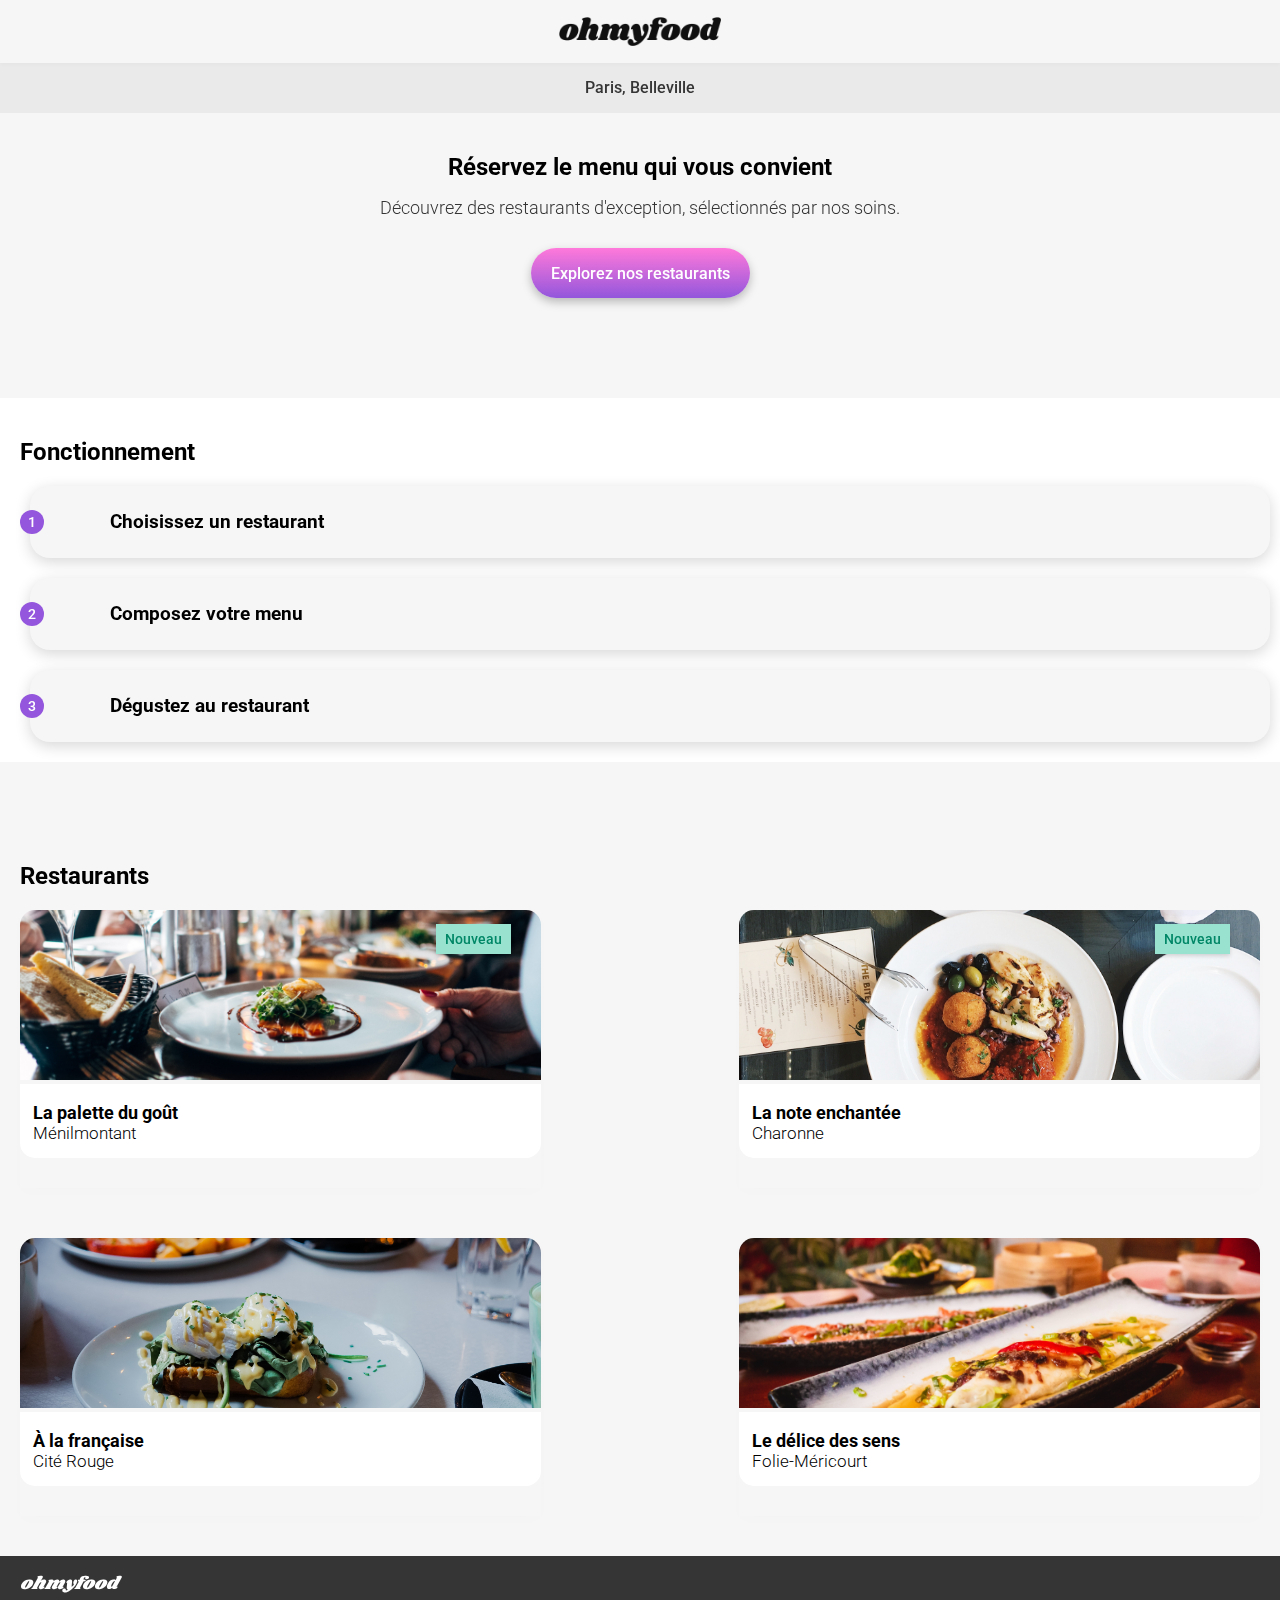
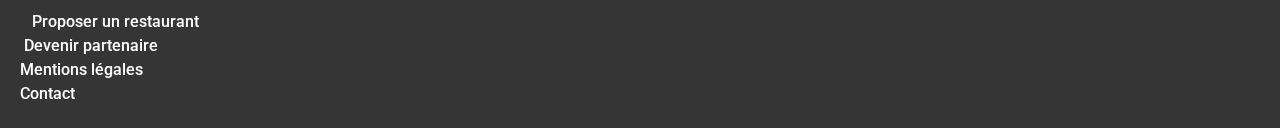
<file: index.html>
<!DOCTYPE html>
<html lang="fr">
<head>
    <meta charset="UTF-8">
    <meta name="viewport" content="width=device-width, initial-scale=1.0">
    <title>Ohmyfood</title>
    <link href="https://fonts.googleapis.com/css2?family=Roboto:wght@400;500;700&display=swap" rel="stylesheet">
    <link href="https://fonts.googleapis.com/css2?family=Shrikhand:wght@400;500;700&display=swap" rel="stylesheet">
    <link rel="stylesheet" href="https://cdnjs.cloudflare.com/ajax/libs/font-awesome/6.2.1/css/all.min.css"
        integrity="sha512-MV7K8+y+gLIBoVD59lQIYicR65iaqukzvf/nwasF0nqhPay5w/9lJmVM2hMDcnK1OnMGCdVK+iQrJ7lzPJQd1w=="
        crossorigin="anonymous" referrerpolicy="no-referrer" />
    <link rel="stylesheet" href="./css/style.css">
</head>
<body>
    <div class="blur"></div>
    <div class="lds-facebook"><div></div><div></div><div></div></div>
    <div class="main-container">
        <header>
            <section class="logo-container">
                <img class="logo-container__logo" src="images/logo/ohmyfood.png" alt="logo ohmyfood">
            </section>
            <form class="searchbar">
                <i class="searchbar__icon fa-solid fa-location-dot"></i>
                <input class="searchbar__input" placeholder="Paris, Belleville">
            </form>
        </header>
        <main>
            <div class="title">
                <h1>Réservez le menu qui vous convient</h1>
                <h2>Découvrez des restaurants d'exception, sélectionnés par nos soins.</h2>
                <button class="btn" onclick="window.location.href='#restaurants';">Explorez nos restaurants</button>
            </div>
            <div class="fonctionnement">
                <h2>Fonctionnement</h2>
                <div class="list-steps">
                    <section class="steps">
                        <span class="steps__number">1</span>
                        <i class="fa-solid fa-mobile-screen-button fa-lg two" style="color: #7e7e7e;"></i>                        
                        <h3 class="three">Choisissez un restaurant</h3>
                    </section>
                    <section class="steps">
                        <span class="steps__number">2</span>
                        <i class="fa-solid fa-bars fa-lg two" style="color: #7e7e7e;"></i>
                        <h3 class="three">Composez votre menu</h3>
                    </section>                    
                    <section class="steps">
                        <span class="steps__number">3</span>
                        <i class="fa-solid fa-store fa-lg two" style="color: #9356dc;"></i>
                        <h3 class="three">Dégustez au restaurant</h3>
                    </section>
                </div>
            </div>
            <div class="restaurants">
                <h2 id="restaurants">Restaurants</h2>
                <section class="restaurants-cards">
                    <section class="card">
                        <p class="card__nouveau">Nouveau</p>
                        <a class="card_links" href="restaurants/palettedugout.html"><img src="images/restaurants/jay-wennington-N_Y88TWmGwA-unsplash.jpg" alt="restaurant la palette du goût"></a>
                        <section class="card-description">
                            <section class="card-description__titles">
                                <h3><a href="restaurants/palettedugout.html">La palette du goût</a></h3>
                                <h4><a href="restaurants/palettedugout.html">Ménilmontant</a></h4>
                            </section>
                            <div class="heart__icon">
                                <i class="fa-regular fa-heart fa-2x heart__icon--empty"></i>
                                <i class="fa-solid fa-heart fa-2x heart__icon--full"></i>
                            </div>                        
                        </section>
                    </section>
                    <section class="card">
                        <p class="card__nouveau">Nouveau</p>
                        <a class="card_links" href="restaurants/noteenchantee.html"><img src="images/restaurants/stil-u2Lp8tXIcjw-unsplash.jpg" alt="restaurant la note enchantée"></a>
                        <section class="card-description">
                            <section class="card-description__titles">
                                <h3><a href="restaurants/noteenchantee.html">La note enchantée</a></h3>
                                <h4><a href="restaurants/noteenchantee.html">Charonne</a></h4>
                            </section>
                            <div class="heart__icon">
                                <i class="fa-regular fa-heart fa-2x heart__icon--empty"></i>
                                <i class="fa-solid fa-heart fa-2x heart__icon--full"></i>
                            </div>                         
                        </section>
                    </section>
                    <section class="card">
                        <a class="card_links" href="restaurants/alafrancaise.html"><img src="images/restaurants/toa-heftiba-DQKerTsQwi0-unsplash.jpg" alt="restaurant à la française"></a>
                        <section class="card-description">
                            <section class="card-description__titles">
                                <h3><a href="restaurants/alafrancaise.html">À la française</a></h3>
                                <h4><a href="restaurants/alafrancaise.html">Cité Rouge</a></h4>
                            </section>
                            <div class="heart__icon">
                                <i class="fa-regular fa-heart fa-2x heart__icon--empty"></i>
                                <i class="fa-solid fa-heart fa-2x heart__icon--full"></i>
                            </div>                       
                        </section>
                    </section>
                    <section class="card">
                        <a class="card_links" href="restaurants/delicedessens.html"><img src="images/restaurants/louis-hansel-shotsoflouis-qNBGVyOCY8Q-unsplash.jpg" alt="restaurant le délice des sens"></a>
                        <section class="card-description">
                            <section class="card-description__titles">
                                <h3><a href="restaurants/delicedessens.html">Le délice des sens</a></h3>
                                <h4><a href="restaurants/delicedessens.html">Folie-Méricourt</a></h4>
                            </section>
                            <div class="heart__icon">
                                <i class="fa-regular fa-heart fa-2x heart__icon--empty"></i>
                                <i class="fa-solid fa-heart fa-2x heart__icon--full"></i>
                            </div>                     
                        </section>
                    </section>
                </section>
            </div>
        </main>
        <footer>
            <h2 class="order5">ohmyfood</h2>
            <section class="footer__links">
                <i class="fa-solid fa-utensils"></i>
                <a href="#">&nbsp;&nbsp;&nbsp;Proposer un restaurant</a>
            </section>
            <section class="footer__links">
                <i class="fa-solid fa-handshake-angle"></i>                
                <a href="#">&nbsp;Devenir partenaire</a>
            </section>
            <a href="#">Mentions légales</a>
            <a href="#">Contact</a>
        </footer>
    </div>
</body>
</html>
</file>
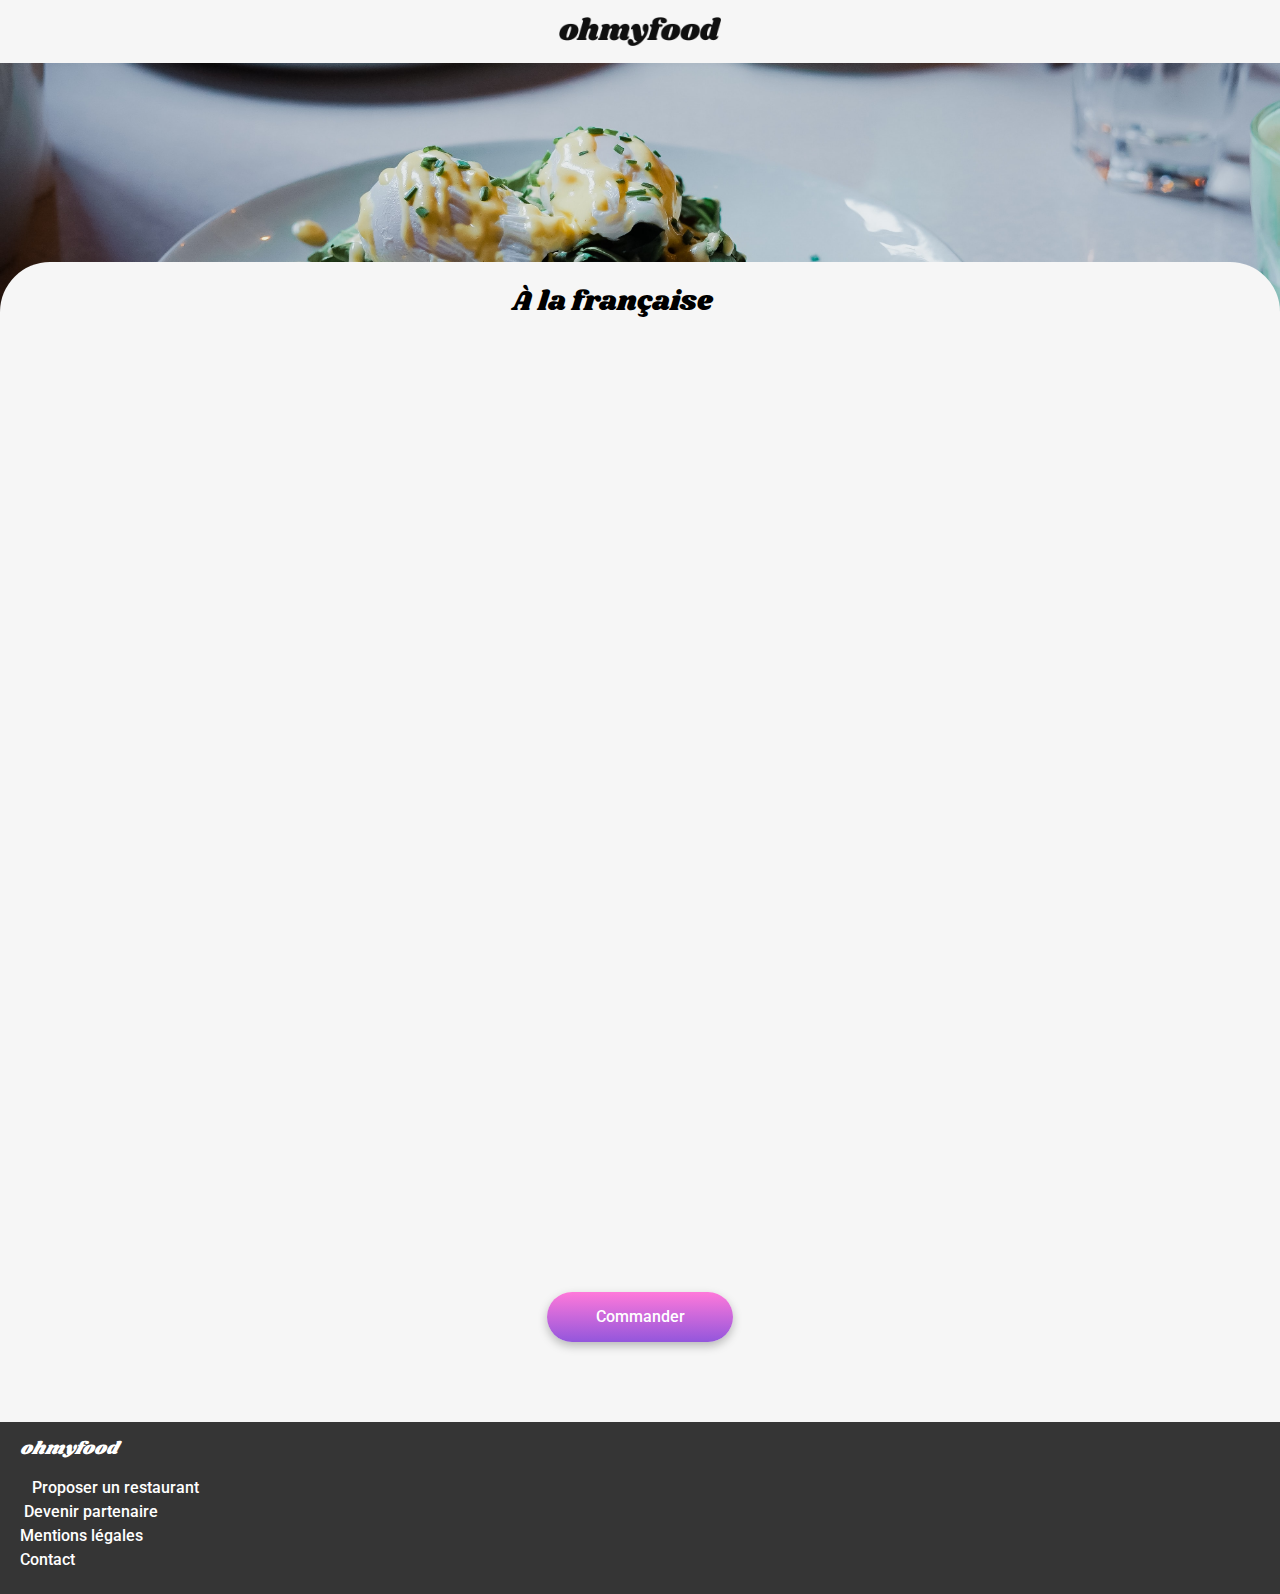
<file: restaurants/alafrancaise.html>
<!DOCTYPE html>
<html lang="fr">
<head>
    <meta charset="UTF-8">
    <meta name="viewport" content="width=device-width, initial-scale=1.0">
    <title>Ohmyfood</title>
    <link href="https://fonts.googleapis.com/css2?family=Roboto:wght@400;500;700&display=swap" rel="stylesheet">
    <link href="https://fonts.googleapis.com/css2?family=Shrikhand:wght@400;500;700&display=swap" rel="stylesheet">
    <link rel="stylesheet" href="https://cdnjs.cloudflare.com/ajax/libs/font-awesome/6.2.1/css/all.min.css"
        integrity="sha512-MV7K8+y+gLIBoVD59lQIYicR65iaqukzvf/nwasF0nqhPay5w/9lJmVM2hMDcnK1OnMGCdVK+iQrJ7lzPJQd1w=="
        crossorigin="anonymous" referrerpolicy="no-referrer" />
    <link rel="stylesheet" href="../css/style.css">
</head>
<body>
    <div class="main-container">
        <header>
            <a href="../index.html"><i class="fa-solid fa-arrow-left fa-xl"></i></a>
            <section class="logo-container">
                <img class="logo-container__logo" src="../images/logo/ohmyfood.png" alt="logo ohmyfood">
            </section>
        </header>
        <main>
            <img class="img-resto" src="../images/restaurants/toa-heftiba-DQKerTsQwi0-unsplash.jpg">
            <div class="background">
                <section class="title-resto">
                    <h1 class="titles">À la française</h1>
                    <div class="heart__icon">
                        <i class="fa-regular fa-heart fa-2x heart__icon--restoempty"></i>
                        <i class="fa-solid fa-heart fa-2x heart__icon--restofull"></i>
                    </div>   
                </section>
                <section class="menu entrees">
                    <div class="menu_title">Entrées</div>
                    <div class="border-bottom"></div>
                    <section class="plat_container">
                        <section class="plat">
                            <h4 class="plat_title">Tartare de poulpe acidulé</h4>
                            <div class="plat_description">
                                <p class="description">Aux zestes d'orange</p>
                                <p class="price">25€</p>
                            </div>
                        </section>
                        <div class="plat_animation">
                            <i class="fa-solid fa-circle-check fa-2xl" style="color: #ffffff;"></i>
                        </div>
                    </section>
                    <section class="plat_container">
                        <section class="plat">
                            <h4 class="plat_title">Velouté de légumes d'antan</h4>
                            <div class="plat_description">
                                <p class="description">Carotte, panais, topinambour</p>
                                <p class="price">35€</p>
                            </div>
                        </section>
                        <div class="plat_animation">
                            <i class="fa-solid fa-circle-check fa-2xl" style="color: #ffffff;"></i>
                        </div>
                    </section>
                    <section class="plat_container">
                        <section class="plat">
                            <h4 class="plat_title">Soupe à l'oignon</h4>
                            <div class="plat_description">
                                <p class="description">Revisitée</p>
                                <p class="price">20€</p>
                            </div>
                        </section>
                        <div class="plat_animation">
                            <i class="fa-solid fa-circle-check fa-2xl" style="color: #ffffff;"></i>
                        </div>
                    </section>
                </section>
                <section class="menu plats">
                    <div class="menu_title">Plats</div>
                    <div class="border-bottom"></div>
                    <section class="plat_container">
                        <section class="plat">
                            <h4 class="plat_title">Coquilles Saint-Jacques</h4>
                            <div class="plat_description">
                                <p class="description">Accompagnées d'une purée de panais</p>
                                <p class="price">40€</p>
                            </div>
                        </section>
                        <div class="plat_animation">
                            <i class="fa-solid fa-circle-check fa-2xl" style="color: #ffffff;"></i>
                        </div>
                    </section>
                    <section class="plat_container">
                        <section class="plat">
                            <h4 class="plat_title">Magret de canard</h4>
                            <div class="plat_description">
                                <p class="description">Et parmentier de pommes de terre</p>
                                <p class="price">35€</p>
                            </div>
                        </section>
                        <div class="plat_animation">
                            <i class="fa-solid fa-circle-check fa-2xl" style="color: #ffffff;"></i>
                        </div>
                    </section>
                    <section class="plat_container">
                        <section class="plat">
                            <h4 class="plat_title">Pigeonneau d’Ille-et-Vilaine</h4>
                            <div class="plat_description">
                                <p class="description">Sur son lit de gnocchis aux légumes</p>
                                <p class="price">44€</p>
                            </div>
                        </section>
                        <div class="plat_animation">
                            <i class="fa-solid fa-circle-check fa-2xl" style="color: #ffffff;"></i>
                        </div>
                    </section>
                </section>
                <section class="menu desserts">
                    <div class="menu_title">Desserts</div>
                    <div class="border-bottom"></div>
                    <section class="plat_container">
                        <section class="plat">
                            <h4 class="plat_title">Pétales de violettes glacés</h4>
                            <div class="plat_description">
                                <p class="description">Et purée de noisettes</p>
                                <p class="price">18€</p>
                            </div>
                        </section>
                        <div class="plat_animation">
                            <i class="fa-solid fa-circle-check fa-2xl" style="color: #ffffff;"></i>
                        </div>
                    </section>
                    <section class="plat_container">
                        <section class="plat">
                            <h4 class="plat_title">Fondant au chocolat</h4>
                            <div class="plat_description">
                                <p class="description">Revisité</p>
                                <p class="price">22€</p>
                            </div>
                        </section>
                        <div class="plat_animation">
                            <i class="fa-solid fa-circle-check fa-2xl" style="color: #ffffff;"></i>
                        </div>
                    </section>
                    <section class="plat_container">
                        <section class="plat">
                            <h4 class="plat_title">Millefeuille croustillant</h4>
                            <div class="plat_description">
                                <p class="description">Myrtilles et pâte d’amande</p>
                                <p class="price">23€</p>
                            </div>
                        </section>
                        <div class="plat_animation">
                            <i class="fa-solid fa-circle-check fa-2xl" style="color: #ffffff;"></i>
                        </div>
                    </section>
                </section>
                <button class="btn btn--commander">Commander</button>
            </div>
        </main>
        <footer>
            <h2 class="order5">ohmyfood</h2>
            <section class="footer__links">
                <i class="fa-solid fa-utensils"></i>
                <a href="#">&nbsp;&nbsp;&nbsp;Proposer un restaurant</a>
            </section>
            <section class="footer__links">
                <i class="fa-solid fa-handshake-angle"></i>                
                <a href="#">&nbsp;Devenir partenaire</a>
            </section>
            <a href="#">Mentions légales</a>
            <a href="#">Contact</a>
           
        </footer>
    </div>
</body>
</html>
</file>
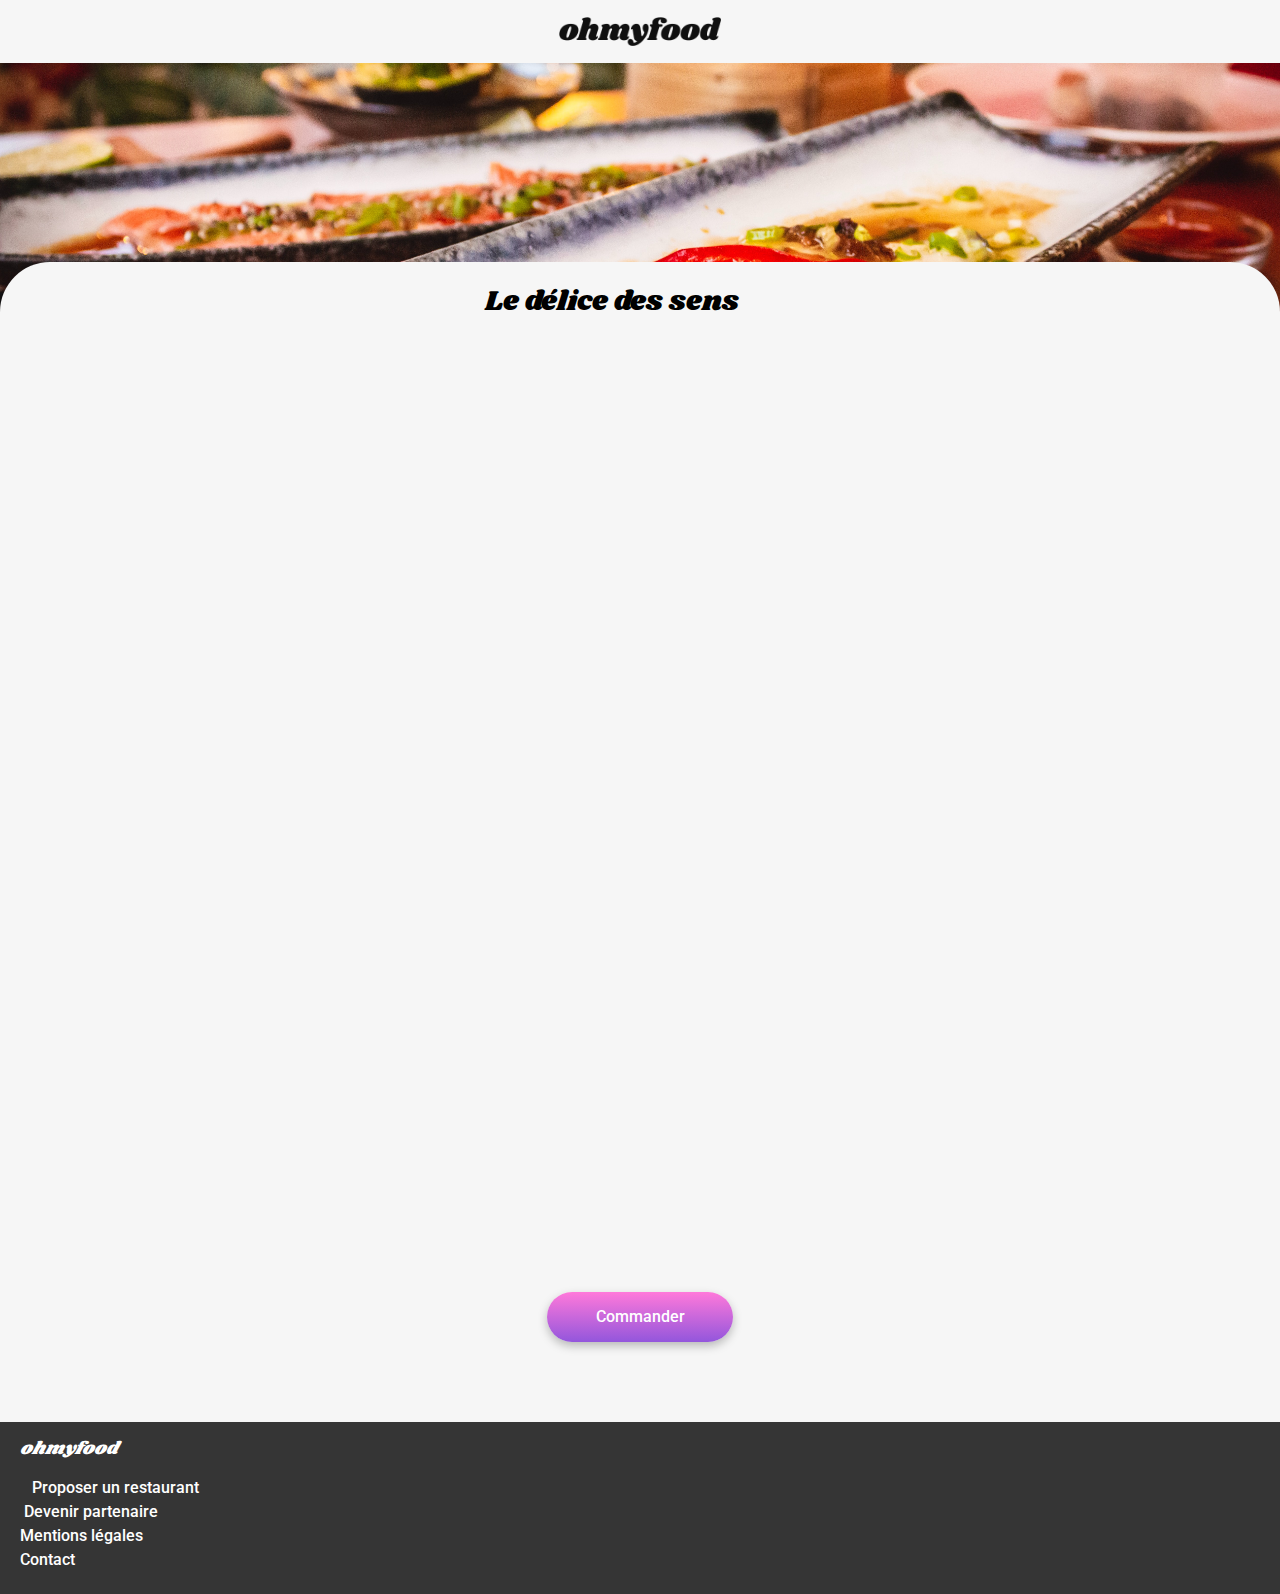
<file: restaurants/delicedessens.html>
<!DOCTYPE html>
<html lang="fr">
<head>
    <meta charset="UTF-8">
    <meta name="viewport" content="width=device-width, initial-scale=1.0">
    <title>Ohmyfood</title>
    <link href="https://fonts.googleapis.com/css2?family=Roboto:wght@400;500;700&display=swap" rel="stylesheet">
    <link href="https://fonts.googleapis.com/css2?family=Shrikhand:wght@400;500;700&display=swap" rel="stylesheet">
    <link rel="stylesheet" href="https://cdnjs.cloudflare.com/ajax/libs/font-awesome/6.2.1/css/all.min.css"
        integrity="sha512-MV7K8+y+gLIBoVD59lQIYicR65iaqukzvf/nwasF0nqhPay5w/9lJmVM2hMDcnK1OnMGCdVK+iQrJ7lzPJQd1w=="
        crossorigin="anonymous" referrerpolicy="no-referrer" />
    <link rel="stylesheet" href="../css/style.css">
</head>
<body>
    <div class="main-container">
        <header>
            <a href="../index.html"><i class="fa-solid fa-arrow-left fa-xl"></i></a>
            <section class="logo-container">
                <img class="logo-container__logo" src="../images/logo/ohmyfood.png" alt="logo ohmyfood">
            </section>
        </header>
        <main>
            <img class="img-resto" src="../images/restaurants/louis-hansel-shotsoflouis-qNBGVyOCY8Q-unsplash.jpg">
            <div class="background">
                <section class="title-resto">
                    <h1 class="titles">Le délice des sens</h1>
                    <div class="heart__icon">
                        <i class="fa-regular fa-heart fa-2x heart__icon--restoempty"></i>
                        <i class="fa-solid fa-heart fa-2x heart__icon--restofull"></i>
                    </div>   
                </section>
                <section class="menu entrees">
                    <div class="menu_title">Entrées</div>
                    <div class="border-bottom"></div>
                    <section class="plat_container">
                        <section class="plat">
                            <h4 class="plat_title">Tartare de thon</h4>
                            <div class="plat_description">
                                <p class="description">Assaisonné au yuzu</p>
                                <p class="price">25€</p>
                            </div>
                        </section>
                        <div class="plat_animation">
                            <i class="fa-solid fa-circle-check fa-2xl" style="color: #ffffff;"></i>
                        </div>
                    </section>
                    <section class="plat_container">
                        <section class="plat">
                            <h4 class="plat_title">Bouchée de homard croustillant </h4>
                            <div class="plat_description">
                                <p class="description">Et sa farandole de petits légumes</p>
                                <p class="price">35€</p>
                            </div>
                        </section>
                        <div class="plat_animation">
                            <i class="fa-solid fa-circle-check fa-2xl" style="color: #ffffff;"></i>
                        </div>
                    </section>
                    <section class="plat_container">
                        <section class="plat">
                            <h4 class="plat_title">Poulet rôti aux herbes de Provence </h4>
                            <div class="plat_description">
                                <p class="description">Et sa crème de truffe</p>
                                <p class="price">40€</p>
                            </div>
                        </section>
                        <div class="plat_animation">
                            <i class="fa-solid fa-circle-check fa-2xl" style="color: #ffffff;"></i>
                        </div>
                    </section>
                </section>
                <section class="menu plats">
                    <div class="menu_title">Plats</div>
                    <div class="border-bottom"></div>
                    <section class="plat_container">
                        <section class="plat">
                            <h4 class="plat_title">Poulet rôti aux herbes de Provence </h4>
                            <div class="plat_description">
                                <p class="description">Et sa crème de truffe</p>
                                <p class="price">40€</p>
                            </div>
                        </section>
                        <div class="plat_animation">
                            <i class="fa-solid fa-circle-check fa-2xl" style="color: #ffffff;"></i>
                        </div>
                    </section>
                    <section class="plat_container">
                        <section class="plat">
                            <h4 class="plat_title">Langouste rôtie </h4>
                            <div class="plat_description">
                                <p class="description">Et ses légumes de saison</p>
                                <p class="price">35€</p>
                            </div>
                        </section>
                        <div class="plat_animation">
                            <i class="fa-solid fa-circle-check fa-2xl" style="color: #ffffff;"></i>
                        </div>
                    </section>
                    <section class="plat_container">
                        <section class="plat">
                            <h4 class="plat_title">Côte de bœuf Angus</h4>
                            <div class="plat_description">
                                <p class="description">Et sa purée de panais</p>
                                <p class="price">44€</p>
                            </div>
                        </section>
                        <div class="plat_animation">
                            <i class="fa-solid fa-circle-check fa-2xl" style="color: #ffffff;"></i>
                        </div>
                    </section>
                </section>
                <section class="menu desserts">
                    <div class="menu_title">Desserts</div>
                    <div class="border-bottom"></div>
                    <section class="plat_container">
                        <section class="plat">
                            <h4 class="plat_title">Farandole de desserts</h4>
                            <div class="plat_description">
                                <p class="description">Du chef</p>
                                <p class="price">18€</p>
                            </div>
                        </section>
                        <div class="plat_animation">
                            <i class="fa-solid fa-circle-check fa-2xl" style="color: #ffffff;"></i>
                        </div>
                    </section>
                    <section class="plat_container">
                        <section class="plat">
                            <h4 class="plat_title">Crème brulée </h4>
                            <div class="plat_description">
                                <p class="description">Revisitée</p>
                                <p class="price">22€</p>
                            </div>
                        </section>
                        <div class="plat_animation">
                            <i class="fa-solid fa-circle-check fa-2xl" style="color: #ffffff;"></i>
                        </div>
                    </section>
                    <section class="plat_container">
                        <section class="plat">
                            <h4 class="plat_title">Tiramisu</h4>
                            <div class="plat_description">
                                <p class="description">À la noisette</p>
                                <p class="price">23€</p>
                            </div>
                        </section>
                        <div class="plat_animation">
                            <i class="fa-solid fa-circle-check fa-2xl" style="color: #ffffff;"></i>
                        </div>
                    </section>
                </section>
                <button class="btn btn--commander">Commander</button>
            </div>
        </main>
        <footer>
            <h2 class="order5">ohmyfood</h2>
            <section class="footer__links">
                <i class="fa-solid fa-utensils"></i>
                <a href="#">&nbsp;&nbsp;&nbsp;Proposer un restaurant</a>
            </section>
            <section class="footer__links">
                <i class="fa-solid fa-handshake-angle"></i>                
                <a href="#">&nbsp;Devenir partenaire</a>
            </section>
            <a href="#">Mentions légales</a>
            <a href="#">Contact</a>
        </footer>
    </div>
</body>
</html>
</file>
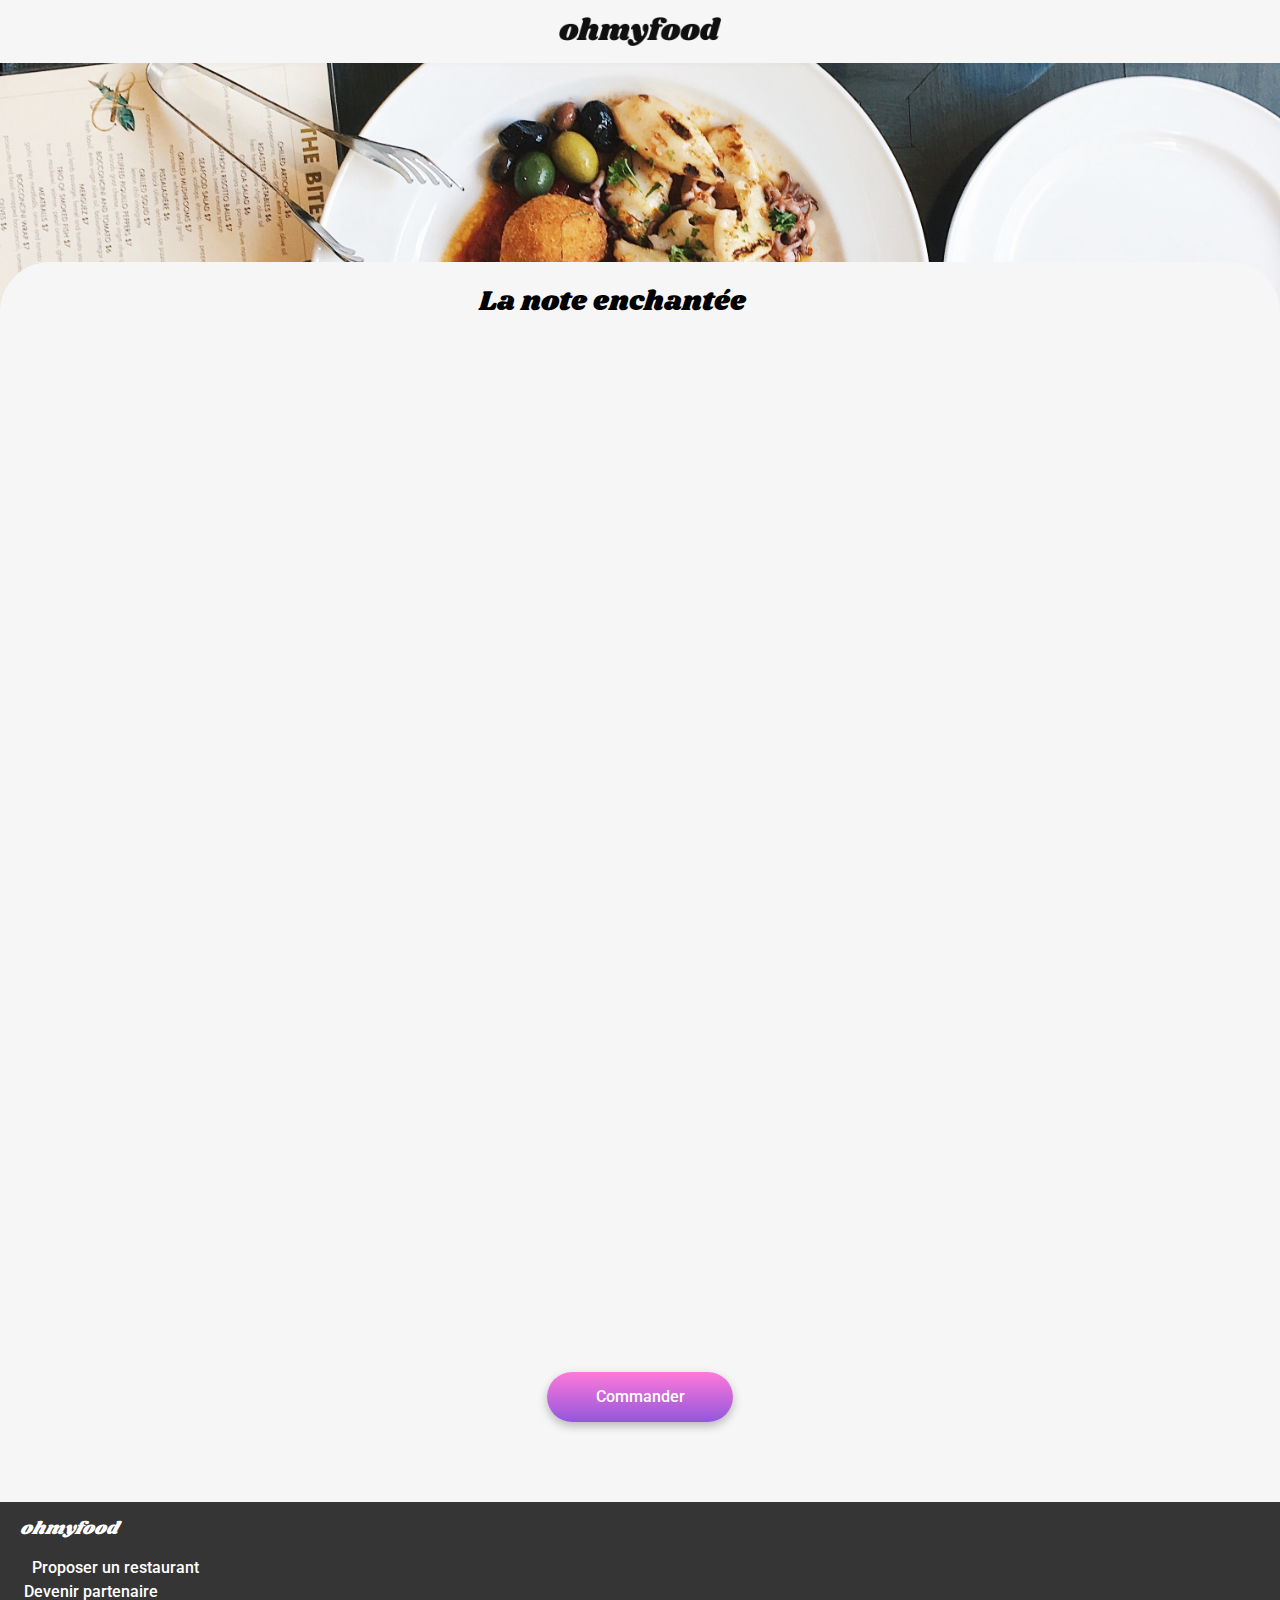
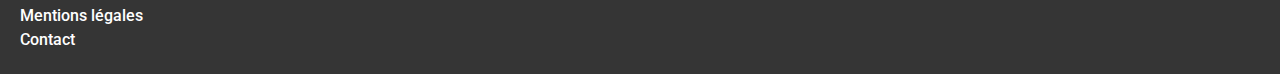
<file: restaurants/noteenchantee.html>
<!DOCTYPE html>
<html lang="fr">
<head>
    <meta charset="UTF-8">
    <meta name="viewport" content="width=device-width, initial-scale=1.0">
    <title>Ohmyfood</title>
    <link href="https://fonts.googleapis.com/css2?family=Roboto:wght@400;500;700&display=swap" rel="stylesheet">
    <link href="https://fonts.googleapis.com/css2?family=Shrikhand:wght@400;500;700&display=swap" rel="stylesheet">
    <link rel="stylesheet" href="https://cdnjs.cloudflare.com/ajax/libs/font-awesome/6.2.1/css/all.min.css"
        integrity="sha512-MV7K8+y+gLIBoVD59lQIYicR65iaqukzvf/nwasF0nqhPay5w/9lJmVM2hMDcnK1OnMGCdVK+iQrJ7lzPJQd1w=="
        crossorigin="anonymous" referrerpolicy="no-referrer" />
    <link rel="stylesheet" href="../css/style.css">
</head>
<body>
    <div class="main-container">
        <header>
            <a href="../index.html"><i class="fa-solid fa-arrow-left fa-xl"></i></a>
            <section class="logo-container">
                <img class="logo-container__logo" src="../images/logo/ohmyfood.png" alt="logo ohmyfood">
            </section>
        </header>
        <main>
            <img class="img-resto" src="../images/restaurants/stil-u2Lp8tXIcjw-unsplash.jpg">
            <div class="background">
                <section class="title-resto">
                    <h1 class="titles">La note enchantée</h1>
                    <div class="heart__icon">
                        <i class="fa-regular fa-heart fa-2x heart__icon--restoempty"></i>
                        <i class="fa-solid fa-heart fa-2x heart__icon--restofull"></i>
                    </div>   
                </section>
                <section class="menu entrees">
                    <div class="menu_title">Entrées</div>
                    <div class="border-bottom"></div>
                    <section class="plat_container">
                        <section class="plat">
                            <h4 class="plat_title">Ravioles de foie gras </h4>
                            <div class="plat_description">
                                <p class="description">Accompagnées de leur crème à la truffe</p>
                                <p class="price">25€</p>
                            </div>
                        </section>
                        <div class="plat_animation">
                            <i class="fa-solid fa-circle-check fa-2xl" style="color: #ffffff;"></i>
                        </div>
                    </section>
                    <section class="plat_container">
                        <section class="plat">
                            <h4 class="plat_title">Caviar osciètre</h4>
                            <div class="plat_description">
                                <p class="description">Sur blini à la farine de blé noir</p>
                                <p class="price">35€</p>
                            </div>
                        </section>
                        <div class="plat_animation">
                            <i class="fa-solid fa-circle-check fa-2xl" style="color: #ffffff;"></i>
                        </div>
                    </section>
                    <section class="plat_container">
                        <section class="plat">
                            <h4 class="plat_title">Homard et espuma de potiron</h4>
                            <div class="plat_description">
                                <p class="description">Marinés aux zestes d'orange</p>
                                <p class="price">20€</p>
                            </div>
                        </section>
                        <div class="plat_animation">
                            <i class="fa-solid fa-circle-check fa-2xl" style="color: #ffffff;"></i>
                        </div>
                    </section>
                    <section class="plat_container">
                        <section class="plat">
                            <h4 class="plat_title">Foie gras de canard cuit entier</h4>
                            <div class="plat_description">
                                <p class="description">Confiture de figue et pain toasté</p>
                                <p class="price">35€</p>
                            </div>
                        </section>
                        <div class="plat_animation">
                            <i class="fa-solid fa-circle-check fa-2xl" style="color: #ffffff;"></i>
                        </div>
                    </section>
                </section>
                <section class="menu plats">
                    <div class="menu_title">Plats</div>
                    <div class="border-bottom"></div>
                    <section class="plat_container">
                        <section class="plat">
                            <h4 class="plat_title">Noix de coquilles Saint-Jacques</h4>
                            <div class="plat_description">
                                <p class="description">Sur lit de purée de céleri-rave</p>
                                <p class="price">40€</p>
                            </div>
                        </section>
                        <div class="plat_animation">
                            <i class="fa-solid fa-circle-check fa-2xl" style="color: #ffffff;"></i>
                        </div>
                    </section>
                    <section class="plat_container">
                        <section class="plat">
                            <h4 class="plat_title">Langoustine poêlée</h4>
                            <div class="plat_description">
                                <p class="description">Purée de patate douce</p>
                                <p class="price">35€</p>
                            </div>
                        </section>
                        <div class="plat_animation">
                            <i class="fa-solid fa-circle-check fa-2xl" style="color: #ffffff;"></i>
                        </div>
                    </section>
                    <section class="plat_container">
                        <section class="plat">
                            <h4 class="plat_title">Mijoté de queue de bœuf </h4>
                            <div class="plat_description">
                                <p class="description">Et riz sauvage aux zestes de citron</p>
                                <p class="price">45€</p>
                            </div>
                        </section>
                        <div class="plat_animation">
                            <i class="fa-solid fa-circle-check fa-2xl" style="color: #ffffff;"></i>
                        </div>
                    </section>
                </section>
                <section class="menu desserts">
                    <div class="menu_title">Desserts</div>
                    <div class="border-bottom"></div>
                    <section class="plat_container">
                        <section class="plat">
                            <h4 class="plat_title">Macaron noisette et chocolat</h4>
                            <div class="plat_description">
                                <p class="description">Glace au caramel brun et sel de Guérande</p>
                                <p class="price">18€</p>
                            </div>
                        </section>
                        <div class="plat_animation">
                            <i class="fa-solid fa-circle-check fa-2xl" style="color: #ffffff;"></i>
                        </div>
                    </section>
                    <section class="plat_container">
                        <section class="plat">
                            <h4 class="plat_title">Baba au rhum revisité </h4>
                            <div class="plat_description">
                                <p class="description">Avec son coulis de citron</p>
                                <p class="price">22€</p>
                            </div>
                        </section>
                        <div class="plat_animation">
                            <i class="fa-solid fa-circle-check fa-2xl" style="color: #ffffff;"></i>
                        </div>
                    </section>
                    <section class="plat_container">
                        <section class="plat">
                            <h4 class="plat_title">Tarte au citron meringuée </h4>
                            <div class="plat_description">
                                <p class="description">Déstructurée</p>
                                <p class="price">23€</p>
                            </div>
                        </section>
                        <div class="plat_animation">
                            <i class="fa-solid fa-circle-check fa-2xl" style="color: #ffffff;"></i>
                        </div>
                    </section>
                </section>
                <button class="btn btn--commander">Commander</button>
            </div>
        </main>
        <footer>
            <h2 class="order5">ohmyfood</h2>
            <section class="footer__links">
                <i class="fa-solid fa-utensils"></i>
                <a href="#">&nbsp;&nbsp;&nbsp;Proposer un restaurant</a>
            </section>
            <section class="footer__links">
                <i class="fa-solid fa-handshake-angle"></i>                
                <a href="#">&nbsp;Devenir partenaire</a>
            </section>
            <a href="#">Mentions légales</a>
            <a href="#">Contact</a>
        </footer>
    </div>
</body>
</html>
</file>
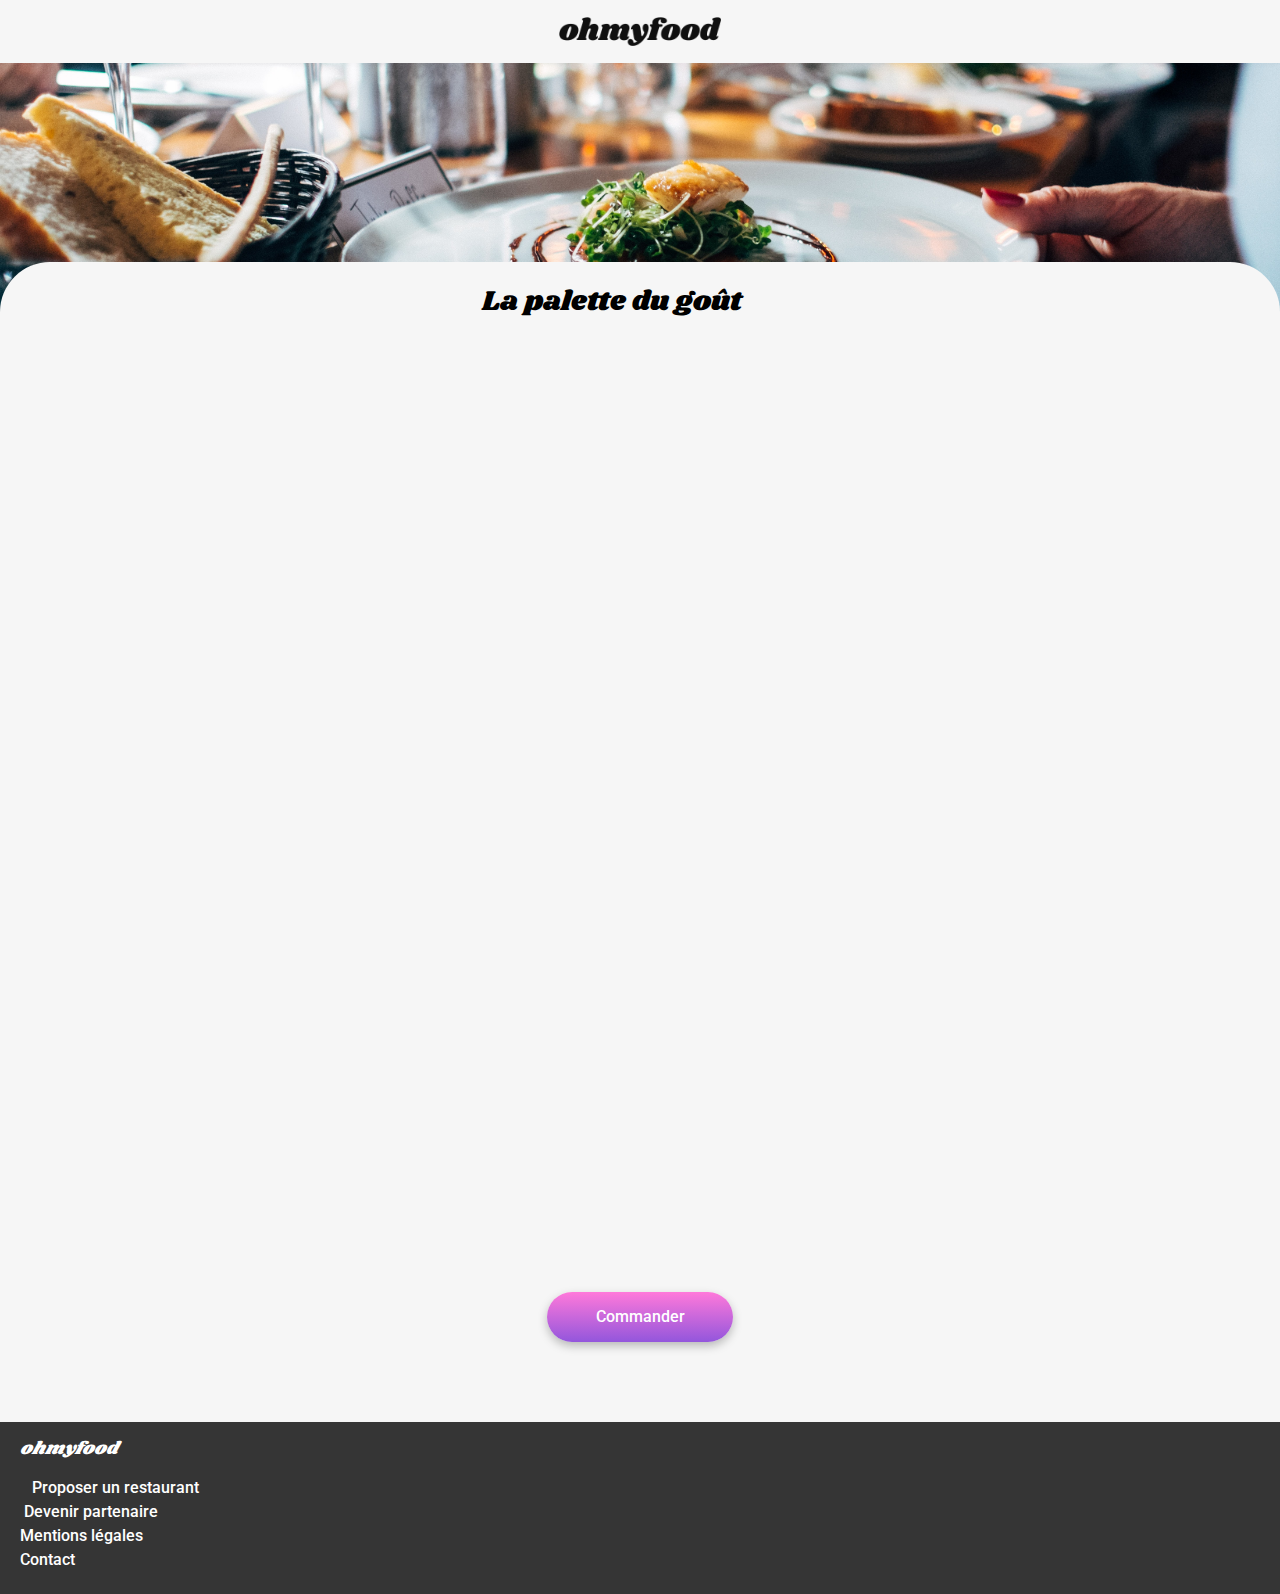
<file: restaurants/palettedugout.html>
<!DOCTYPE html>
<html lang="fr">
<head>
    <meta charset="UTF-8">
    <meta name="viewport" content="width=device-width, initial-scale=1.0">
    <title>Ohmyfood</title>
    <link href="https://fonts.googleapis.com/css2?family=Roboto:wght@400;500;700&display=swap" rel="stylesheet">
    <link href="https://fonts.googleapis.com/css2?family=Shrikhand:wght@400;500;700&display=swap" rel="stylesheet">
    <link rel="stylesheet" href="https://cdnjs.cloudflare.com/ajax/libs/font-awesome/6.2.1/css/all.min.css"
        integrity="sha512-MV7K8+y+gLIBoVD59lQIYicR65iaqukzvf/nwasF0nqhPay5w/9lJmVM2hMDcnK1OnMGCdVK+iQrJ7lzPJQd1w=="
        crossorigin="anonymous" referrerpolicy="no-referrer" />
    <link rel="stylesheet" href="../css/style.css">
</head>
<body>
    <div class="main-container">
        <header>
            <a href="../index.html"><i class="fa-solid fa-arrow-left fa-xl"></i></a>
            <section class="logo-container">
                <img class="logo-container__logo" src="../images/logo/ohmyfood.png" alt="logo ohmyfood">
            </section>
        </header>
        <main>
            <img class="img-resto" src="../images/restaurants/jay-wennington-N_Y88TWmGwA-unsplash.jpg">
            <div class="background">
                <section class="title-resto">
                    <h1 class="titles">La palette du goût</h1>
                    <div class="heart__icon">
                        <i class="fa-regular fa-heart fa-2x heart__icon--restoempty"></i>
                        <i class="fa-solid fa-heart fa-2x heart__icon--restofull"></i>
                    </div>   
                </section>
                <section class="menu entrees">
                    <div class="menu_title">Entrées</div>
                    <div class="border-bottom"></div>
                    <section class="plat_container">
                        <section class="plat">
                            <h4 class="plat_title">Fricassée d'escargots</h4>
                            <div class="plat_description">
                                <p class="description">Au piment d'Espelette </p>
                                <p class="price">25€</p>
                            </div>
                        </section>
                        <div class="plat_animation">
                            <i class="fa-solid fa-circle-check fa-2xl" style="color: #ffffff;"></i>
                        </div>
                    </section>
                    <section class="plat_container">
                        <section class="plat">
                            <h4 class="plat_title">Foie gras de canard mi-cuit</h4>
                            <div class="plat_description">
                                <p class="description">Et ses copeaux de truffe noire</p>
                                <p class="price">35€</p>
                            </div>
                        </section>
                        <div class="plat_animation">
                            <i class="fa-solid fa-circle-check fa-2xl" style="color: #ffffff;"></i>
                        </div>
                    </section>
                    <section class="plat_container">
                        <section class="plat">
                            <h4 class="plat_title">Œuf au plat</h4>
                            <div class="plat_description">
                                <p class="description">Assaisonné à la truffe sur lit de caviar</p>
                                <p class="price">20€</p>
                            </div>
                        </section>
                        <div class="plat_animation">
                            <i class="fa-solid fa-circle-check fa-2xl" style="color: #ffffff;"></i>
                        </div>
                    </section>
                </section>
                <section class="menu plats">
                    <div class="menu_title">Plats</div>
                    <div class="border-bottom"></div>
                    <section class="plat_container">
                        <section class="plat">
                            <h4 class="plat_title">Filet de bœuf aux herbes</h4>
                            <div class="plat_description">
                                <p class="description">Accompagné de sa ribambelle de légumes</p>
                                <p class="price">40€</p>
                            </div>
                        </section>
                        <div class="plat_animation">
                            <i class="fa-solid fa-circle-check fa-2xl" style="color: #ffffff;"></i>
                        </div>
                    </section>
                    <section class="plat_container">
                        <section class="plat">
                            <h4 class="plat_title">Parmentier de queue de bœuf</h4>
                            <div class="plat_description">
                                <p class="description">À la truffe noire sur sa purée de panais</p>
                                <p class="price">35€</p>
                            </div>
                        </section>
                        <div class="plat_animation">
                            <i class="fa-solid fa-circle-check fa-2xl" style="color: #ffffff;"></i>
                        </div>
                    </section>
                    <section class="plat_container">
                        <section class="plat">
                            <h4 class="plat_title">Filet de turbot</h4>
                            <div class="plat_description">
                                <p class="description">Aux agrumes</p>
                                <p class="price">44€</p>
                            </div>
                        </section>
                        <div class="plat_animation">
                            <i class="fa-solid fa-circle-check fa-2xl" style="color: #ffffff;"></i>
                        </div>
                    </section>
                </section>
                <section class="menu desserts">
                    <div class="menu_title">Desserts</div>
                    <div class="border-bottom"></div>
                    <section class="plat_container">
                        <section class="plat">
                            <h4 class="plat_title">Paris-Brest</h4>
                            <div class="plat_description">
                                <p class="description">Revisité</p>
                                <p class="price">18€</p>
                            </div>
                        </section>
                        <div class="plat_animation">
                            <i class="fa-solid fa-circle-check fa-2xl" style="color: #ffffff;"></i>
                        </div>
                    </section>
                    <section class="plat_container">
                        <section class="plat">
                            <h4 class="plat_title">Macaron au chocolat d'exception </h4>
                            <div class="plat_description">
                                <p class="description">Et glace à la vanille de Madagascar</p>
                                <p class="price">22€</p>
                            </div>
                        </section>
                        <div class="plat_animation">
                            <i class="fa-solid fa-circle-check fa-2xl" style="color: #ffffff;"></i>
                        </div>
                    </section>
                    <section class="plat_container">
                        <section class="plat">
                            <h4 class="plat_title">Mousse au chocolat </h4>
                            <div class="plat_description">
                                <p class="description">Au piment d'Espelette et à la truffe noire</p>
                                <p class="price">23€</p>
                            </div>
                        </section>
                        <div class="plat_animation">
                            <i class="fa-solid fa-circle-check fa-2xl" style="color: #ffffff;"></i>
                        </div>
                    </section>
                </section>
                <button class="btn btn--commander">Commander</button>
            </div>
        </main>
        <footer>
            <h2 class="order5">ohmyfood</h2>
            <section class="footer__links">
                <i class="fa-solid fa-utensils"></i>
                <a href="#">&nbsp;&nbsp;&nbsp;Proposer un restaurant</a>
            </section>
            <section class="footer__links">
                <i class="fa-solid fa-handshake-angle"></i>                
                <a href="#">&nbsp;Devenir partenaire</a>
            </section>
            <a href="#">Mentions légales</a>
            <a href="#">Contact</a>
        </footer>
    </div>
</body>
</html>
</file>
<file: css/style.css>
.btn {
  height: 50px;
  border-radius: 25px;
  background: linear-gradient(#FF79DA, #9356DC);
  font-size: 16px;
  border: none;
  font-weight: 500;
  cursor: pointer;
  color: white;
  padding-left: 20px;
  padding-right: 20px;
  box-shadow: 0px 4px 10px rgba(0, 0, 0, 0.25);
}
.btn:hover {
  background: linear-gradient(#FF79DA, #9356DC, 15%);
  transition-duration: 300ms;
  opacity: 0.8;
  box-shadow: 0px 4px 15px rgba(0, 0, 0, 0.35);
}
.btn--commander {
  display: flex;
  justify-content: center;
  align-items: center;
  width: 186px;
  margin-right: auto;
  margin-left: auto;
}

header {
  width: 100%;
  display: flex;
  flex-direction: column;
}
header .fa-arrow-left {
  position: absolute;
  left: 20px;
  top: 32px;
}
header a {
  text-decoration: none;
  color: black;
  position: absolute;
  z-index: 4;
}

.logo-container {
  display: flex;
  width: 100%;
  height: 63px;
  align-items: center;
  box-shadow: 0px 2px 4px rgba(0, 0, 0, 0.0225);
  z-index: 2;
}
.logo-container .logo-container__logo {
  margin-left: auto;
  margin-right: auto;
  width: 162px;
}

.searchbar {
  display: flex;
  justify-content: center;
  align-items: center;
  width: 100%;
  margin-left: auto;
  margin-right: auto;
  height: 50px;
  background-color: rgb(234, 234, 234);
  z-index: 1;
}
.searchbar .searchbar__input {
  border: none;
  text-align: center;
  background-color: rgb(234, 234, 234);
  font-weight: 500;
  font-size: 16px;
  line-height: 18.75px;
  color: #353535;
}
.searchbar .searchbar__input:focus {
  outline: none;
}

* {
  font-family: "Roboto", sans-serif;
}

footer h2, .titles {
  font-family: "Shrikhand", sans-serif;
}

body {
  margin: 0px;
  background-color: #F6F6F6;
}
@media (min-width: 1360px) {
  body {
    max-width: 1480px;
    margin-right: auto;
    margin-left: auto;
  }
}

::placeholder {
  color: #353535;
}

.main-container {
  position: relative;
  z-index: 1;
}

a {
  text-decoration: none;
}

.title {
  text-align: center;
  padding-right: 20px;
  padding-left: 20px;
  margin-top: 40px;
  margin-bottom: 100px;
}
@media (min-width: 1360px) {
  .title {
    margin-bottom: 30px;
  }
}
.title h1 {
  font-size: 24px;
  font-weight: 700;
}
.title h2 {
  font-size: 18px;
  font-weight: 300;
  color: #353535;
  margin-bottom: 30px;
}

.fonctionnement {
  padding-top: 20px;
  padding-left: 20px;
  padding-right: 20px;
  background-color: #FFFFFF;
  margin-bottom: 100px;
}
@media (min-width: 1360px) {
  .fonctionnement {
    padding: 50px 180px 50px 180px;
    margin-bottom: 30px;
  }
}

.list-steps {
  width: 100%;
  display: flex;
  flex-direction: column;
  padding-left: 10px;
}
@media (min-width: 1360px) {
  .list-steps {
    width: 100%;
    flex-direction: row;
    justify-content: space-between;
    gap: 20px;
    margin-right: 0;
    margin-left: 0;
  }
}

.steps {
  align-items: center;
  padding-left: 40px;
  gap: 30px;
  border-radius: 20px;
  background-color: rgb(246, 246, 246);
  box-shadow: 0px 4px 15px rgba(0, 0, 0, 0.16);
  margin-bottom: 20px;
  display: grid;
  grid-template-columns: 30px 2fr;
  grid-gap: 10px;
  grid-auto-rows: 72px;
}
@media (min-width: 1360px) {
  .steps {
    display: flex;
    flex-direction: row;
    padding-right: 20px;
  }
}
.steps .steps__number {
  position: absolute;
  left: 20px;
  display: flex;
  justify-content: center;
  align-items: center;
  width: 24px;
  height: 24px;
  background-color: #9356DC;
  border-radius: 50%;
  color: white;
  font-size: 14px;
  font-weight: 500;
}
@media (min-width: 1360px) {
  .steps .steps__number {
    position: relative;
    left: -50px;
  }
}
.steps .two {
  grid-column: 1/3;
  grid-row: 1;
}
.steps .three {
  grid-column: 2/3;
  grid-row: 1;
}

.restaurants {
  padding-left: 20px;
  padding-right: 20px;
  padding-bottom: 40px;
}
@media (min-width: 1360px) {
  .restaurants {
    padding: 50px 180px 50px 180px;
  }
}

.restaurants-cards {
  display: flex;
  flex-direction: column;
}
@media (min-width: 1024px) {
  .restaurants-cards {
    flex-direction: row;
    flex-wrap: wrap;
    gap: 50px;
    justify-content: space-between;
  }
}
@media (min-width: 1360px) {
  .restaurants-cards {
    flex-direction: row;
    flex-wrap: wrap;
    gap: 100px;
    justify-content: space-between;
  }
}

.card {
  position: relative;
  display: flex;
  flex-direction: column;
  width: 100%;
  padding-bottom: 30px;
  box-shadow: 0px 4px 15px rgba(0, 0, 0, 0.01);
}
@media (min-width: 1024px) {
  .card {
    width: 42%;
  }
}
@media (min-width: 1360px) {
  .card {
    width: 45%;
  }
}
.card .card__nouveau {
  position: absolute;
  right: 30px;
  padding: 7px 9px 7px 9px;
  background-color: rgb(153, 226, 208);
  color: rgb(0, 135, 102);
  box-shadow: 0px 2px 4px 0px rgba(0, 0, 0, 0.15);
  font-size: 14px;
  font-weight: 500;
}
@media (min-width: 1360px) {
  .card .card__nouveau {
    right: 30px;
  }
}
.card .card_links img {
  object-fit: cover;
  border-top-left-radius: 15px;
  border-top-right-radius: 15px;
  height: 170px;
  width: 100%;
}

.card-description {
  display: flex;
  flex-direction: row;
  align-items: center;
  border-bottom-left-radius: 15px;
  border-bottom-right-radius: 15px;
  background-color: white;
  padding-bottom: 15px;
}
.card-description .card-description__titles {
  padding-left: 13px;
}
.card-description .card-description__titles h3 {
  margin-bottom: 0px;
  font-size: 18px;
  font-weight: 700;
}
.card-description .card-description__titles h4 {
  margin-top: 0px;
  margin-bottom: 0px;
  font-size: 17px;
  font-weight: 300;
}
.card-description .card-description__titles a {
  text-decoration: none;
  color: black;
}

footer {
  background-color: #353535;
  padding-left: 20px;
  display: flex;
  flex-direction: column;
  color: white;
  padding-bottom: 20px;
}
@media (min-width: 1360px) {
  footer {
    flex-direction: row;
    justify-content: end;
    gap: 30px;
    height: 114px;
    padding-right: 30px;
  }
}
footer h2 {
  font-style: italic;
  font-weight: 400;
  font-size: 18px;
  line-height: 26.24px;
}
@media (min-width: 1360px) {
  footer h2 {
    align-self: end;
    margin: 0;
  }
}
footer a {
  font-weight: 500;
  font-size: 16px;
  padding-bottom: 5px;
  text-decoration: none;
  color: white;
}
@media (min-width: 1360px) {
  footer a {
    align-self: end;
  }
}
footer .footer__links {
  display: flex;
  flex-direction: row;
}
@media (min-width: 1360px) {
  footer .footer__links {
    align-self: end;
  }
}
@media (min-width: 1360px) {
  footer .order5 {
    order: 5;
  }
}

.heart__icon {
  display: flex;
  justify-content: center;
  align-items: center;
  margin-right: 16px;
  cursor: pointer;
}
.heart__icon--empty {
  position: absolute;
  color: black;
  right: 30px;
}
.heart__icon--restoempty {
  position: absolute;
  color: black;
}
.heart__icon--full {
  position: absolute;
  right: 30px;
  opacity: 0;
  background: linear-gradient(#FF79DA, #9356DC);
  background-clip: text;
  -webkit-background-clip: text;
  color: transparent;
  transition-duration: 800ms;
}
.heart__icon--restofull {
  position: absolute;
  opacity: 0;
  background: linear-gradient(#FF79DA, #9356DC);
  background-clip: text;
  -webkit-background-clip: text;
  color: transparent;
  transition-duration: 800ms;
}
.heart__icon:hover .heart__icon--full {
  opacity: 1;
}
.heart__icon:hover .heart__icon--empty {
  opacity: 0;
}
.heart__icon:hover .heart__icon--restofull {
  opacity: 1;
}
.heart__icon:hover .heart__icon--restoempty {
  opacity: 0;
}

.blur {
  display: block;
  position: fixed;
  left: 0;
  width: 100%;
  height: 100%;
  animation: blur 4s;
  animation-iteration-count: 1;
}
@keyframes blur {
  0% {
    background-color: black;
    opacity: 0.2;
    z-index: 4;
  }
  100% {
    background-color: black;
    opacity: 0.2;
    z-index: 4;
  }
}

.lds-facebook {
  position: fixed;
  left: 50%;
  top: 50%;
  z-index: 400;
}

.lds-facebook div {
  display: inline-block;
  position: absolute;
  left: 8px;
  width: 16px;
  background: #000000;
  animation: lds-facebook 1.2s cubic-bezier(0, 0.5, 0.5, 1);
  animation-iteration-count: 3;
}

.lds-facebook div:nth-child(1) {
  left: -24px;
  animation-delay: -0.24s;
}

.lds-facebook div:nth-child(2) {
  left: 0px;
  animation-delay: -0.12s;
}

.lds-facebook div:nth-child(3) {
  left: 24px;
  animation-delay: 0s;
}

@keyframes lds-facebook {
  0% {
    top: 8px;
    height: 64px;
  }
  50%, 100% {
    top: 24px;
    height: 32px;
  }
}
.img-resto {
  width: 100%;
  height: 275px;
  object-fit: cover;
}

.background {
  position: relative;
  background-color: rgb(246, 246, 246);
  border-top-left-radius: 50px;
  border-top-right-radius: 50px;
  top: -80px;
  width: 100%;
}
@media (min-width: 1360px) {
  .background {
    width: 1055px;
    margin-right: auto;
    margin-left: auto;
    top: -40px;
  }
}

.title-resto {
  display: flex;
  flex-direction: row;
  justify-content: center;
  align-items: center;
  margin-bottom: 30px;
  padding-left: 15px;
  padding-right: 15px;
}
.title-resto h1 {
  padding-right: 40px;
  font-size: 28px;
  font-weight: 400;
}

.menu {
  padding-left: 20px;
  padding-right: 20px;
  margin-bottom: 40px;
}
@media (min-width: 1024px) {
  .menu {
    padding-left: 210px;
    padding-right: 210px;
  }
}
.menu .menu_title {
  text-transform: uppercase;
  font-size: 16px;
  font-weight: 300;
}
.menu .border-bottom {
  border-bottom: solid 3px rgb(153, 226, 208);
  width: 40px;
  margin-top: 5px;
  margin-bottom: 10px;
}

.plat_container {
  position: relative;
  overflow: hidden;
  display: flex;
  flex-direction: row;
  border-radius: 15px;
  box-shadow: 0px 4px 15px rgba(0, 0, 0, 0.1);
  cursor: pointer;
  margin-bottom: 10px;
  background-color: white;
}

.entrees {
  animation: entrees-appear 2s;
  animation-iteration-count: 1;
  animation-fill-mode: forwards;
  opacity: 0;
}
@keyframes entrees-appear {
  0% {
    opacity: 0;
  }
  100% {
    opacity: 1;
  }
}

.plats {
  animation: plats-appear 2s;
  animation-iteration-count: 1;
  animation-delay: 1.5s;
  animation-fill-mode: forwards;
  opacity: 0;
}
@keyframes plats-appear {
  0% {
    opacity: 0;
  }
  100% {
    opacity: 1;
  }
}

.desserts {
  animation: desserts-appear 2s;
  animation-iteration-count: 1;
  animation-delay: 3s;
  animation-fill-mode: forwards;
  opacity: 0;
}
@keyframes desserts-appear {
  0% {
    opacity: 0;
  }
  100% {
    opacity: 1;
  }
}

.plat {
  display: flex;
  flex-direction: column;
  background-color: white;
  margin-bottom: 10px;
  width: 100%;
}
.plat .plat_title {
  font-size: 18px;
  font-weight: 500;
  margin-top: 0px;
  margin-bottom: 0px;
  padding: 15px 15px 5px 15px;
  white-space: nowrap;
  overflow: hidden;
  text-overflow: ellipsis;
}
.plat .plat_description {
  display: flex;
  flex-direction: row;
  justify-content: space-between;
}
.plat .plat_description .description {
  margin: 0px;
  padding-left: 15px;
  font-size: 15px;
  white-space: nowrap;
  overflow: hidden;
  text-overflow: ellipsis;
}
.plat .plat_description .price {
  font-weight: 700;
  transition: 1s;
  margin: 0px;
  padding-left: 15px;
  padding-right: 15px;
}

.plat_animation {
  position: absolute;
  right: -59px;
  height: 71px;
  transition: 1s;
  background-color: rgb(153, 226, 208);
  width: 59px;
  border-top-right-radius: 15px;
  border-bottom-right-radius: 15px;
  display: flex;
  align-items: center;
  justify-content: center;
}

.plat_container:hover .plat_animation {
  transition: 1s;
  right: 0;
}

.plat_container:hover .price {
  transition: 1s;
  transform: translate(-59px);
}

.plat_container:hover .description {
  white-space: nowrap;
  overflow: hidden;
  text-overflow: ellipsis;
  width: calc(100% - 120px);
}

.plat_container:hover .plat_title {
  white-space: nowrap;
  overflow: hidden;
  text-overflow: ellipsis;
  width: calc(100% - 80px);
}

/*# sourceMappingURL=style.css.map */
</file>
